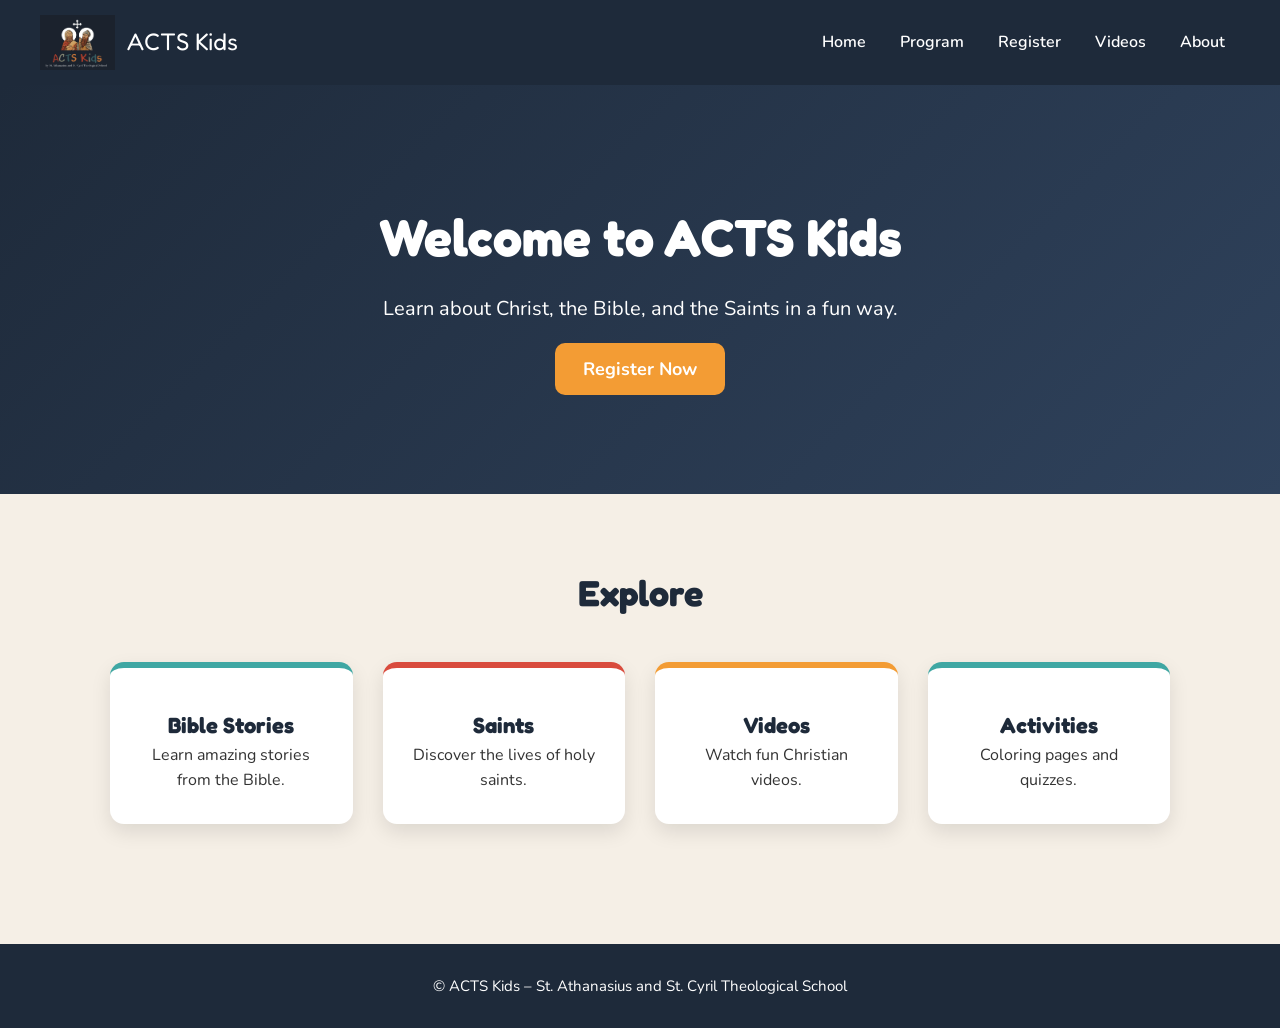
<file: index.html>
<!DOCTYPE html>
<html>
<head>

<title>ACTS Kids</title>
<link rel="stylesheet" href="styles.css">
<link href="https://fonts.googleapis.com/css2?family=Nunito:wght@400;700&display=swap" rel="stylesheet">
<link rel="icon" href="images/logo.png">
  
</head>

<body>

<header>

<div class="logo">
<img src="images/logo.png">
ACTS Kids
</div>

<nav>
<a href="index.html">Home</a>
<a href="program.html">Program</a>
<a href="register.html">Register</a>
<a href="videos.html">Videos</a>
<a href="about.html">About</a>
</nav>

</header>

<section class="hero">

<h1>Welcome to ACTS Kids</h1>

<p>Learn about Christ, the Bible, and the Saints in a fun way.</p>

<a class="btn" href="register.html">Register Now</a>

</section>

<section class="section">

<h2>Explore</h2>

<div class="grid">

<div class="card">
<h3>Bible Stories</h3>
<p>Learn amazing stories from the Bible.</p>
</div>

<div class="card">
<h3>Saints</h3>
<p>Discover the lives of holy saints.</p>
</div>

<div class="card">
<h3>Videos</h3>
<p>Watch fun Christian videos.</p>
</div>

<div class="card">
<h3>Activities</h3>
<p>Coloring pages and quizzes.</p>
</div>

</div>

</section>

<footer>

<p>© ACTS Kids – St. Athanasius and St. Cyril Theological School</p>

</footer>

</body>
</html>
</file>
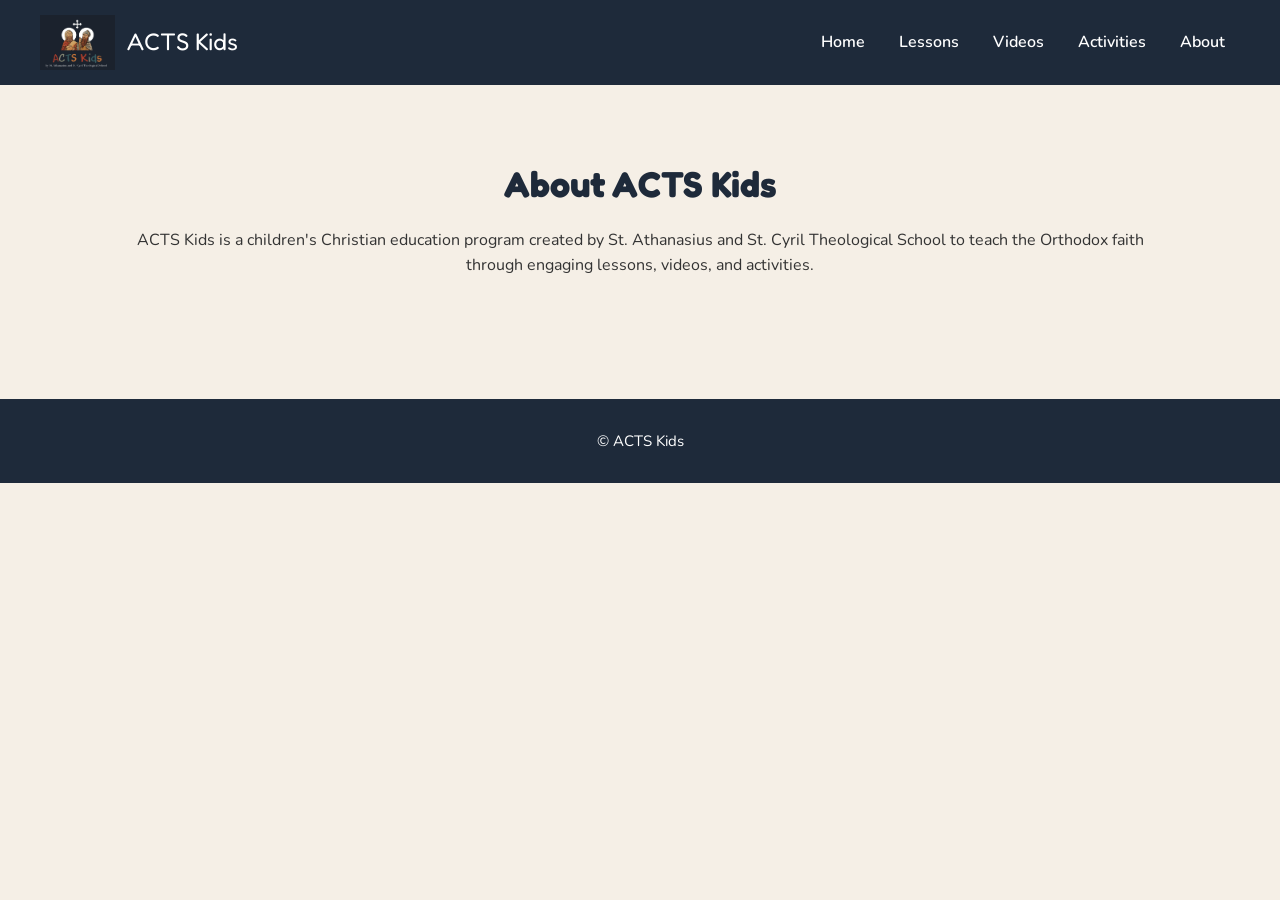
<file: about.html>
<!DOCTYPE html>
<html>
<head>

<title>About | ACTS Kids</title>
<link rel="stylesheet" href="styles.css">

</head>

<body>

<header>

<div class="logo">
<img src="images/logo.png">
ACTS Kids
</div>

<nav>
<a href="index.html">Home</a>
<a href="lessons.html">Lessons</a>
<a href="videos.html">Videos</a>
<a href="activities.html">Activities</a>
<a href="about.html">About</a>
</nav>

</header>

<section class="section">

<h2>About ACTS Kids</h2>

<p>

ACTS Kids is a children's Christian education program created by  
St. Athanasius and St. Cyril Theological School to teach the Orthodox faith  
through engaging lessons, videos, and activities.

</p>

</section>

<footer>

<p>© ACTS Kids</p>

</footer>

</body>
</html>
</file>
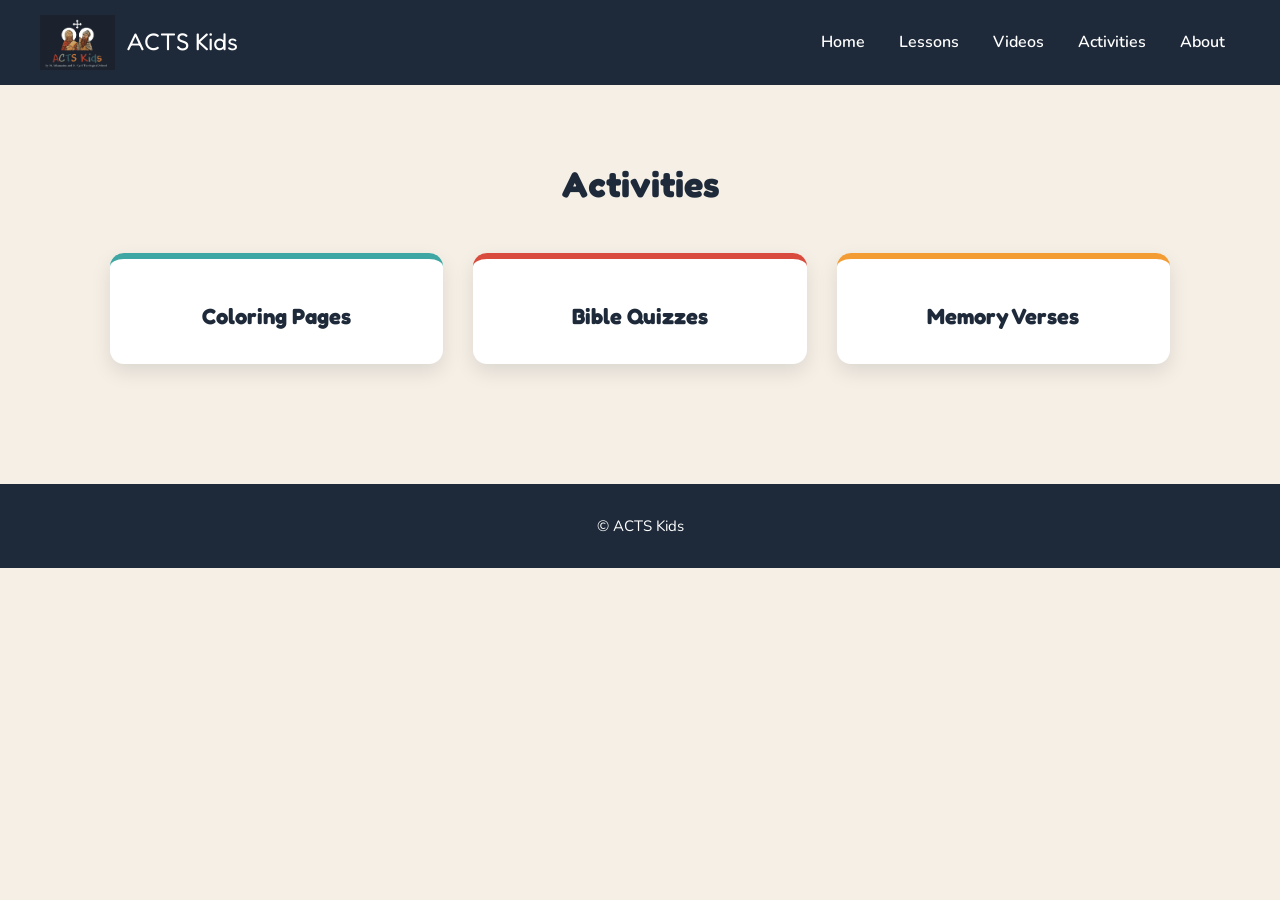
<file: activities.html>
<!DOCTYPE html>
<html>
<head>

<title>Activities | ACTS Kids</title>
<link rel="stylesheet" href="styles.css">

</head>

<body>

<header>

<div class="logo">
<img src="images/logo.png">
ACTS Kids
</div>

<nav>
<a href="index.html">Home</a>
<a href="lessons.html">Lessons</a>
<a href="videos.html">Videos</a>
<a href="activities.html">Activities</a>
<a href="about.html">About</a>
</nav>

</header>

<section class="section">

<h2>Activities</h2>

<div class="grid">

<div class="card">
<h3>Coloring Pages</h3>
</div>

<div class="card">
<h3>Bible Quizzes</h3>
</div>

<div class="card">
<h3>Memory Verses</h3>
</div>

</div>

</section>

<footer>

<p>© ACTS Kids</p>

</footer>

</body>
</html>
</file>
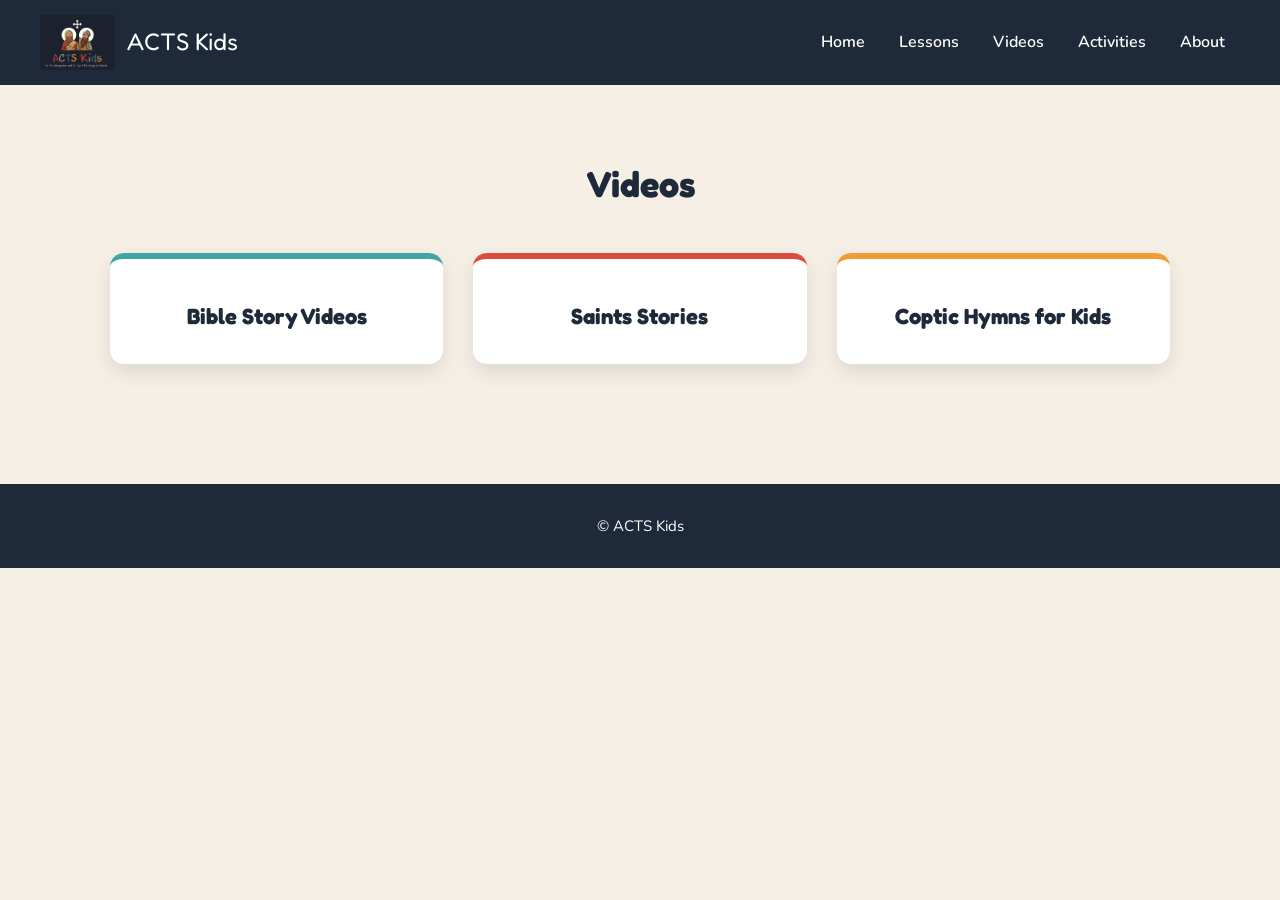
<file: videos.html>
<!DOCTYPE html>
<html>
<head>

<title>Videos | ACTS Kids</title>
<link rel="stylesheet" href="styles.css">

</head>

<body>

<header>

<div class="logo">
<img src="images/logo.png">
ACTS Kids
</div>

<nav>
<a href="index.html">Home</a>
<a href="lessons.html">Lessons</a>
<a href="videos.html">Videos</a>
<a href="activities.html">Activities</a>
<a href="about.html">About</a>
</nav>

</header>

<section class="section">

<h2>Videos</h2>

<div class="grid">

<div class="card">
<h3>Bible Story Videos</h3>
</div>

<div class="card">
<h3>Saints Stories</h3>
</div>

<div class="card">
<h3>Coptic Hymns for Kids</h3>
</div>

</div>

</section>

<footer>

<p>© ACTS Kids</p>

</footer>

</body>
</html>
</file>
<file: styles.css>
/* Google Font */
@import url('https://fonts.googleapis.com/css2?family=Fredoka:wght@400;600&family=Nunito:wght@400;700&display=swap');

/* Color Variables from Logo */

:root{

--acts-blue:#1e2a3a;
--acts-red:#d94b3d;
--acts-orange:#f39c34;
--acts-teal:#3fa7a3;
--acts-cream:#f5efe6;

}

/* Reset */

*{
margin:0;
padding:0;
box-sizing:border-box;
}

/* Body */

body{
font-family:'Nunito', sans-serif;
background:var(--acts-cream);
color:#333;
line-height:1.6;
}

/* Header */

header{
display:flex;
justify-content:space-between;
align-items:center;
padding:15px 40px;
background:var(--acts-blue);
color:white;
}

.logo{
display:flex;
align-items:center;
gap:12px;
font-family:'Fredoka', sans-serif;
font-size:24px;
}

.logo img{
height:55px;
}

/* Navigation */

nav a{
margin:0 15px;
text-decoration:none;
color:white;
font-weight:600;
transition:0.2s;
}

nav a:hover{
color:var(--acts-orange);
}

/* Hero */

.hero{
background:linear-gradient(135deg,var(--acts-blue),#2f425c);
color:white;
padding:110px 20px;
text-align:center;
}

.hero h1{
font-family:'Fredoka', sans-serif;
font-size:52px;
margin-bottom:15px;
}

.hero p{
font-size:20px;
margin-bottom:30px;
}

/* Buttons */

.btn{
background:var(--acts-orange);
color:white;
padding:14px 28px;
border-radius:10px;
text-decoration:none;
font-weight:bold;
font-size:18px;
transition:0.2s;
}

.btn:hover{
background:var(--acts-red);
}

/* Sections */

.section{
max-width:1100px;
margin:auto;
padding:70px 20px;
text-align:center;
}

.section h2{
font-family:'Fredoka', sans-serif;
font-size:36px;
margin-bottom:15px;
color:var(--acts-blue);
}

/* Grid Cards */

.grid{
display:grid;
grid-template-columns:repeat(auto-fit,minmax(230px,1fr));
gap:30px;
margin-top:40px;
}

/* Cards */

.card{
background:white;
padding:30px;
border-radius:14px;
box-shadow:0 8px 20px rgba(0,0,0,0.1);
transition:0.2s;
border-top:6px solid var(--acts-teal);
}

.card:nth-child(2){
border-top:6px solid var(--acts-red);
}

.card:nth-child(3){
border-top:6px solid var(--acts-orange);
}

.card:nth-child(4){
border-top:6px solid var(--acts-teal);
}

.card:hover{
transform:translateY(-6px);
}

.card h3{
font-family:'Fredoka', sans-serif;
margin-top:10px;
font-size:22px;
color:var(--acts-blue);
}

/* Footer */

footer{
background:var(--acts-blue);
color:white;
text-align:center;
padding:30px;
margin-top:50px;
font-size:15px;
}

/* Responsive */

@media(max-width:768px){

header{
flex-direction:column;
gap:10px;
}

.hero h1{
font-size:36px;
}

.hero{
padding:80px 20px;
}

/* Registration Form */

.google-form{

max-width:800px;
margin:40px auto;
background:white;
padding:20px;
border-radius:12px;
box-shadow:0 8px 20px rgba(0,0,0,0.1);

}

.google-form iframe{

border:none;
width:100%;

}

}
</file>
